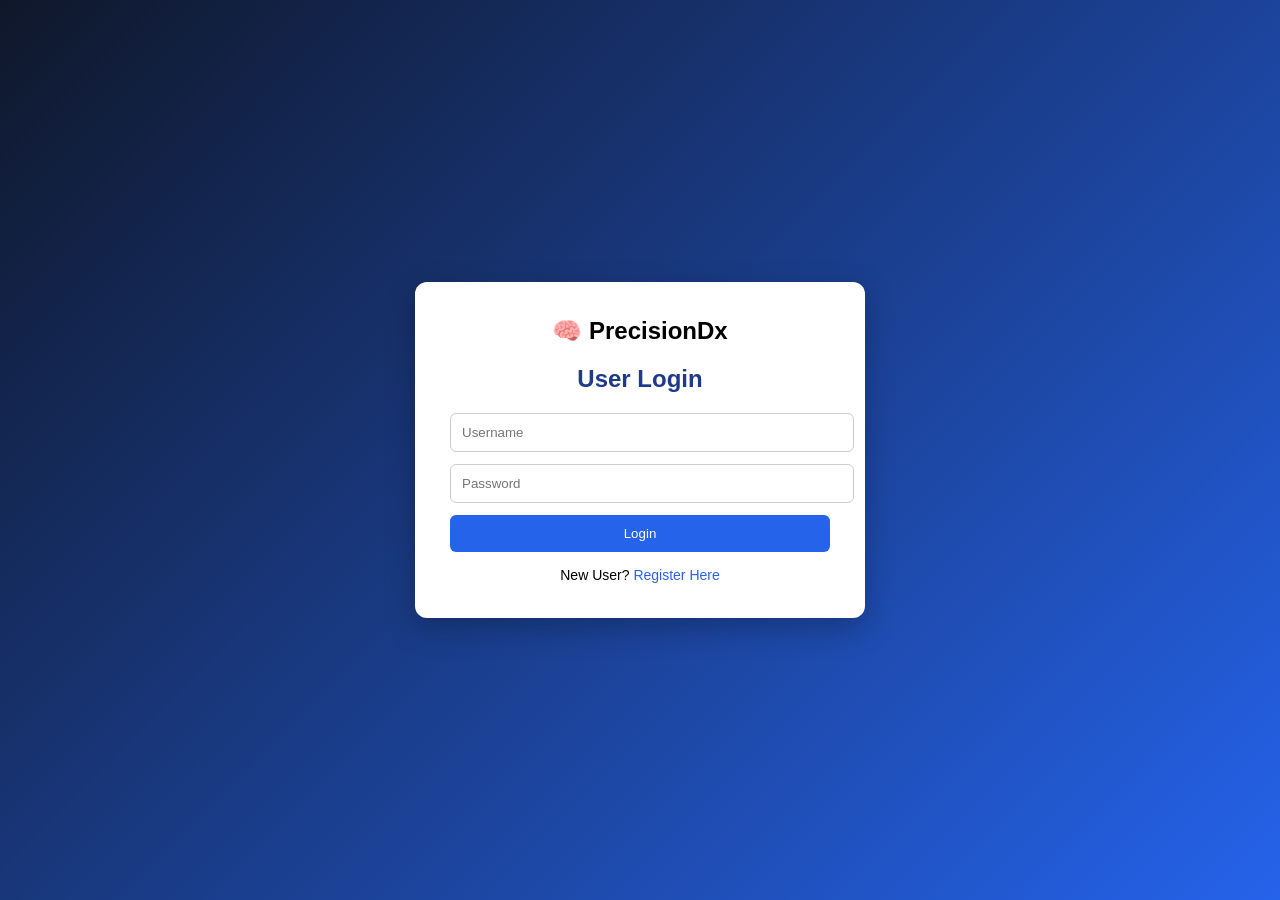
<file: frontend/index.html>
<!DOCTYPE html>
<html>
<head>
<meta charset="UTF-8">
<title>Login - PrecisionDx</title>

<style>
body{
    margin:0;
    font-family:'Segoe UI',sans-serif;
    background:linear-gradient(135deg,#0f172a,#2563eb);
    display:flex;
    justify-content:center;
    align-items:center;
    height:100vh;
}

.card{
    background:white;
    width:380px;
    padding:35px;
    border-radius:12px;
    box-shadow:0 10px 30px rgba(0,0,0,0.25);
    text-align:center;
}

.logo{
    font-size:24px;
    font-weight:bold;
    margin-bottom:15px;
}

h2{
    margin-bottom:20px;
    color:#1e3a8a;
}

input, select{
    width:100%;
    padding:11px;
    margin-bottom:12px;
    border-radius:6px;
    border:1px solid #ccc;
}

button{
    width:100%;
    padding:11px;
    background:#2563eb;
    color:white;
    border:none;
    border-radius:6px;
    cursor:pointer;
}

button:hover{
    background:#1e40af;
}

.error{
    color:red;
    font-size:13px;
    margin-bottom:10px;
}

.link{
    margin-top:15px;
    font-size:14px;
}
.link a{
    color:#2563eb;
    text-decoration:none;
}
</style>

</head>
<body>

<div class="card">

<div class="logo">🧠 PrecisionDx</div>
<h2>User Login</h2>

<div id="message"></div>

<form id="loginForm">

<input type="text" id="username" placeholder="Username" required>

<input type="password" id="password" placeholder="Password" required>

<button type="submit">Login</button>

</form>

<div class="link">
New User? <a href="register.html">Register Here</a>
</div>

</div>

<script>

const BACKEND_URL = "http://127.0.0.1:5000";

document.getElementById("loginForm").addEventListener("submit", async (e)=>{
    e.preventDefault();

    const username = document.getElementById("username").value.trim();
    const password = document.getElementById("password").value;
    const message = document.getElementById("message");

    message.innerHTML="";

    try{
        const res = await fetch(`${BACKEND_URL}/login`,{
            method:"POST",
            headers:{"Content-Type":"application/json"},
            body:JSON.stringify({username,password})
        });

        const data = await res.json();

        if(res.ok){
            localStorage.setItem("username",username);
            localStorage.setItem("role",data.role);

            if(data.role === "doctor"){
                window.location.href="doctor_dashboard.html";
            }else{
                window.location.href="reception_dashboard.html";
            }

        }else{
            message.innerHTML="<div class='error'>Invalid Credentials</div>";
        }

    }catch{
        message.innerHTML="<div class='error'>Backend not running</div>";
    }

});

</script>

</body>
</html>
</file>
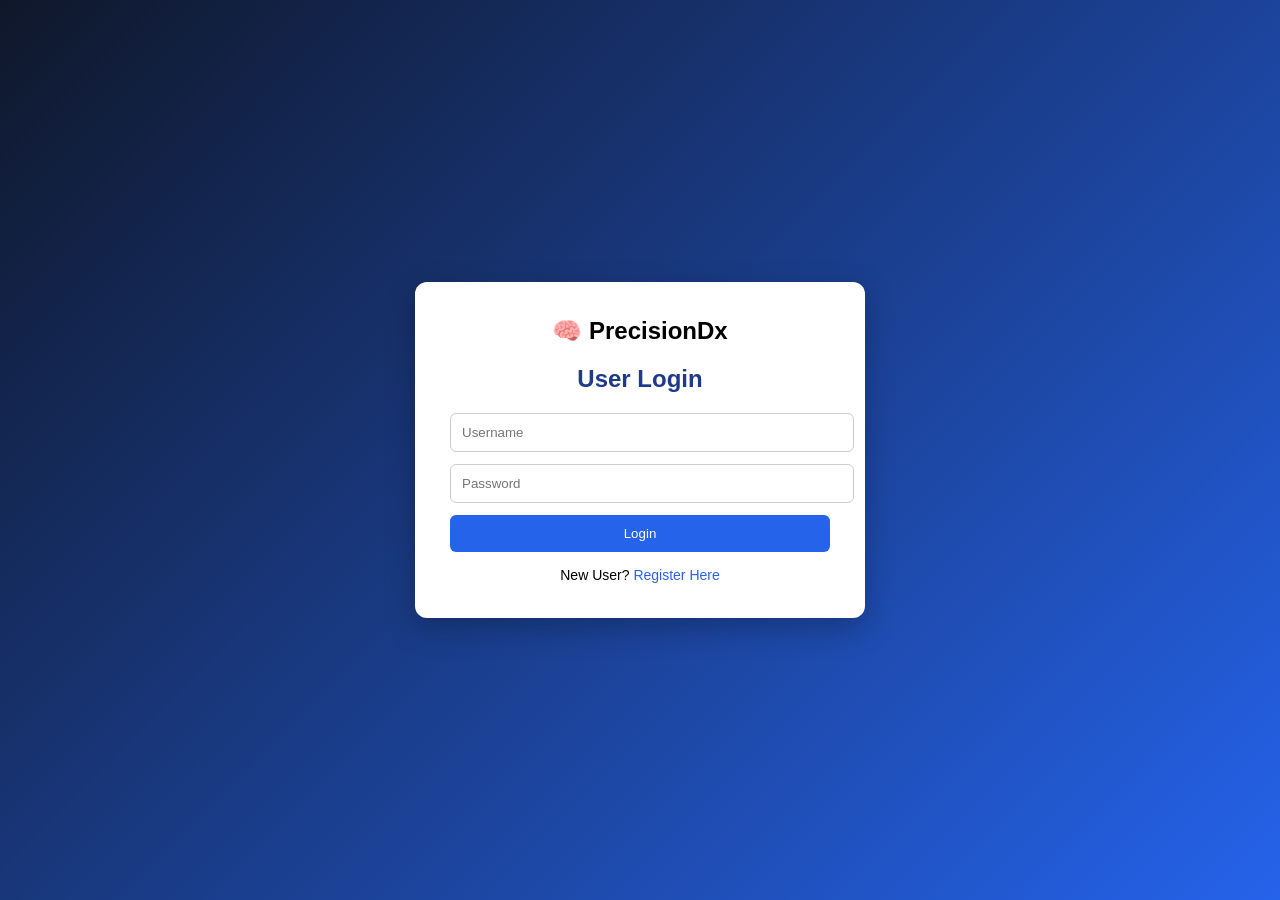
<file: frontend/doctor_dashboard.html>
<!DOCTYPE html>
<html>
<head>
<meta charset="UTF-8">
<title>Doctor Dashboard - PrecisionDx</title>

<style>
body{
    margin:0;
    font-family:'Segoe UI',sans-serif;
    background:#f1f5f9;
}
.badge {
    padding: 4px 10px;
    border-radius: 20px;
    font-size: 12px;
    font-weight: bold;
    color: white;
}

.badge-high {
    background-color: #dc2626; /* red */
}

.badge-medium {
    background-color: #f59e0b; /* yellow */
}

.badge-low {
    background-color: #16a34a; /* green */
}
/* NAVBAR */
.navbar{
    background:#0f172a;
    color:white;
    padding:15px 30px;
    display:flex;
    justify-content:space-between;
    align-items:center;
}

.navbar h1{
    margin:0;
    font-size:20px;
}

.navbar button{
    background:#ef4444;
    border:none;
    padding:8px 14px;
    color:white;
    border-radius:5px;
    cursor:pointer;
}

.navbar button:hover{
    background:#dc2626;
}

.container{
    padding:30px;
}

.card{
    background:white;
    padding:20px;
    border-radius:10px;
    box-shadow:0 4px 15px rgba(0,0,0,0.08);
    margin-bottom:25px;
}

input, select{
    width:100%;
    padding:10px;
    margin-bottom:10px;
    border-radius:6px;
    border:1px solid #ccc;
}

button.primary{
    background:#2563eb;
    color:white;
    border:none;
    padding:10px;
    border-radius:6px;
    cursor:pointer;
}

button.primary:hover{
    background:#1e40af;
}

table{
    width:100%;
    border-collapse:collapse;
    margin-top:15px;
}

th, td{
    padding:8px;
    text-align:center;
    border:1px solid #ddd;
}

th{
    background:#e2e8f0;
}

.high{ background:#fecaca; }
.medium{ background:#fef3c7; }

img{
    border-radius:4px;
}

#result{
    margin-top:10px;
    font-weight:bold;
}
</style>
</head>

<body>

<div class="navbar">
    <h1>🧠 PrecisionDx - Doctor Panel</h1>
    <div>
        <span id="doctorName"></span>
        <button onclick="logout()">Logout</button>
    </div>
</div>

<div class="container">

    <!-- MRI DETECTION -->
    <div class="card">
        <h3>Select Patient (OP Number) & Upload MRI</h3>

        <select id="patientSelect"></select>
        <input type="file" id="imageInput" accept="image/*">
        <button class="primary" onclick="detectTumor()">Detect Tumor</button>

        <div id="result"></div>
        <img id="previewImage" width="300" style="display:none; margin-top:10px;">
    </div>

    <!-- SEARCH -->
    <div class="card">
        <h3>Search Patient History</h3>
        <input type="text" id="searchInput" placeholder="Search by name..." onkeyup="filterTable()">
        <select id="filterSelect" onchange="applyFilter()">
        <option value="all">All Records</option>
        <option value="today">Today</option>
        <option value="week">Last 7 Days</option>
        </select>
    </div>
    <div class="card">
    <h3>Today Summary</h3>
    <div id="summaryBox" style="display:flex; gap:20px;"></div>
    </div>
    <!-- HISTORY -->
    <div class="card">
        <h3>Detection History (Priority Based)</h3>
        <table>
            <thead>
                <tr>
                    <th>Report ID</th>
                    <th>Name</th>
                    <th>Age</th>
                    <th>Tumor</th>
                    <th>Grade</th>
                    <th>Confidence</th>
                    <th>Risk</th>
                    <th>Date</th>
                    <th>Image</th>
                    <th>Report</th>
                </tr>
            </thead>
            <tbody id="historyTable"></tbody>
        </table>
    </div>

</div>
<div class="card">
    <h3>Model Performance</h3>
    <div id="metricsBox">
        Loading metrics...
    </div>
</div>
<script src="doctor_dashboard.js"></script>

<script>
/* ROLE CHECK */
if(localStorage.getItem("role") !== "doctor"){
    window.location.href="index.html";
}else{
    document.getElementById("doctorName").innerText =
        "Welcome Dr. " + localStorage.getItem("username");
}

function logout(){
    localStorage.clear();
    window.location.href="index.html";
}
</script>

</body>
</html>
</file>
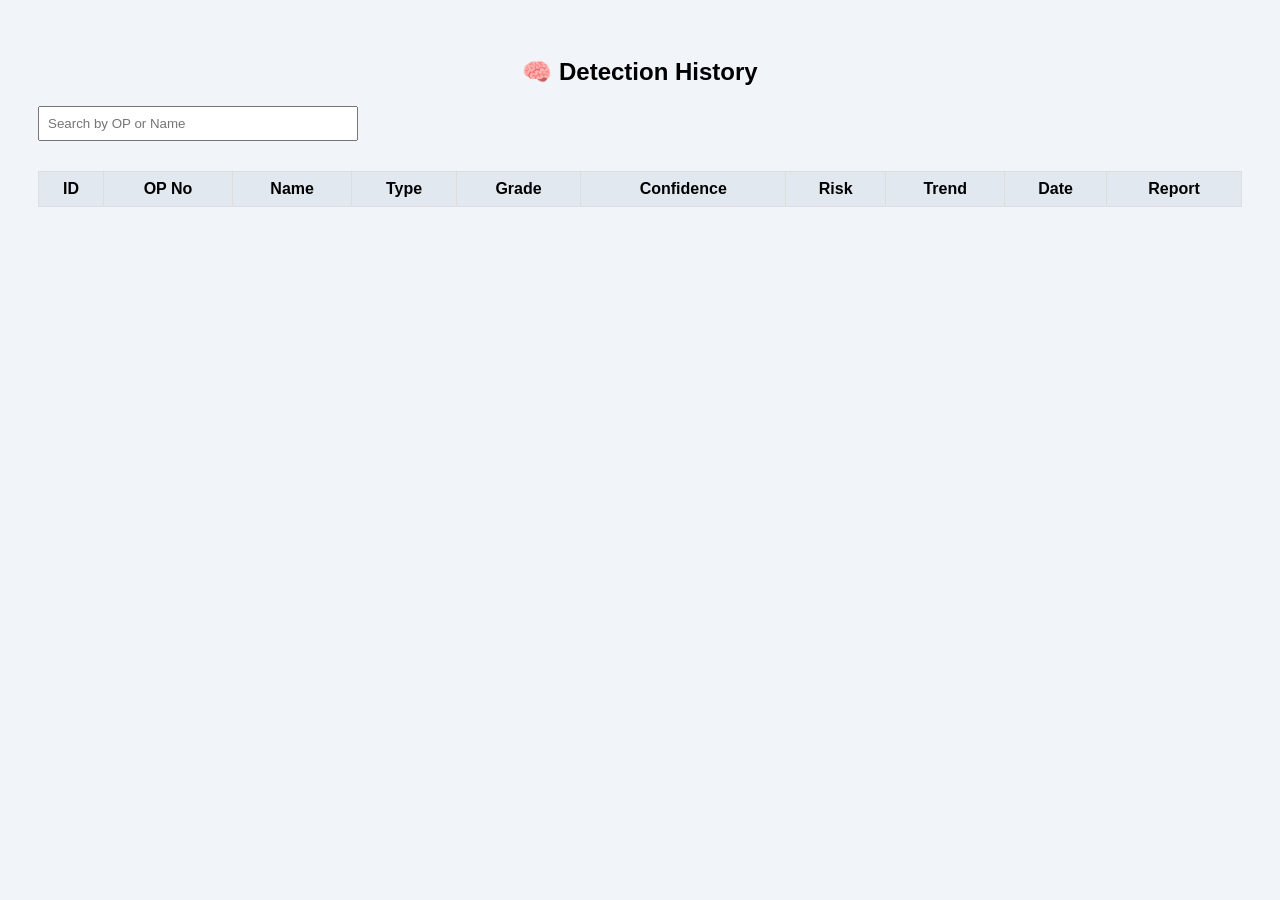
<file: frontend/history.html>
<!DOCTYPE html>
<html>
<head>
<meta charset="UTF-8">
<title>Detection History - PrecisionDx</title>

<style>
body{
    font-family:'Segoe UI', sans-serif;
    background:#f1f5f9;
    padding:30px;
}

h2{
    text-align:center;
}

table{
    width:100%;
    border-collapse:collapse;
    margin-top:20px;
    background:white;
}

th, td{
    padding:8px;
    border:1px solid #ddd;
    text-align:center;
}

th{
    background:#e2e8f0;
}

.high{ background:#fecaca; }
.medium{ background:#fef3c7; }

input{
    padding:8px;
    width:300px;
    margin-bottom:10px;
}
</style>
</head>

<body>

<h2>🧠 Detection History</h2>

<input type="text" id="searchInput" placeholder="Search by OP or Name" onkeyup="filterTable()">

<table>
    <thead>
        <tr>
            <th>ID</th>
            <th>OP No</th>
            <th>Name</th>
            <th>Type</th>
            <th>Grade</th>
            <th>Confidence</th>
            <th>Risk</th>
            <th>Trend</th>
            <th>Date</th>
            <th>Report</th>
        </tr>
    </thead>
    <tbody id="historyTable"></tbody>
</table>

<script>

const BACKEND_URL = "http://127.0.0.1:5000";

function loadHistory() {

    fetch(`${BACKEND_URL}/patient_trend_all`)
    .then(res => res.json())
    .then(data => {

        const table = document.getElementById("historyTable");
        table.innerHTML = "";

        data.forEach(r => {

            let rowClass = "";
            if (r.risk_level === "HIGH") rowClass = "class='high'";
            else if (r.risk_level === "MEDIUM") rowClass = "class='medium'";

            table.innerHTML += `
                <tr ${rowClass}>
                    <td>${r.report_id}</td>
                    <td>${r.op_number}</td>
                    <td>${r.patient_name}</td>
                    <td>${r.tumor_type}</td>
                    <td>${r.grade}</td>
                    <td>${r.confidence ? r.confidence.toFixed(2) : "-"}</td>
                    <td>${r.risk_level}</td>
                    <td>${r.trend}</td>
                    <td>${r.created_at}</td>
                    <td>
                        <button onclick="downloadReport(${r.report_id})">
                            PDF
                        </button>
                    </td>
                </tr>
            `;
        });
    });
}

function downloadReport(id){
    window.open(`${BACKEND_URL}/generate_report/${id}`, "_blank");
}

function filterTable(){
    const input = document.getElementById("searchInput").value.toLowerCase();
    const rows = document.querySelectorAll("#historyTable tr");

    rows.forEach(row => {
        const op = row.cells[1].innerText.toLowerCase();
        const name = row.cells[2].innerText.toLowerCase();
        row.style.display =
            op.includes(input) || name.includes(input) ? "" : "none";
    });
}

window.onload = loadHistory;

</script>

</body>
</html>
</file>
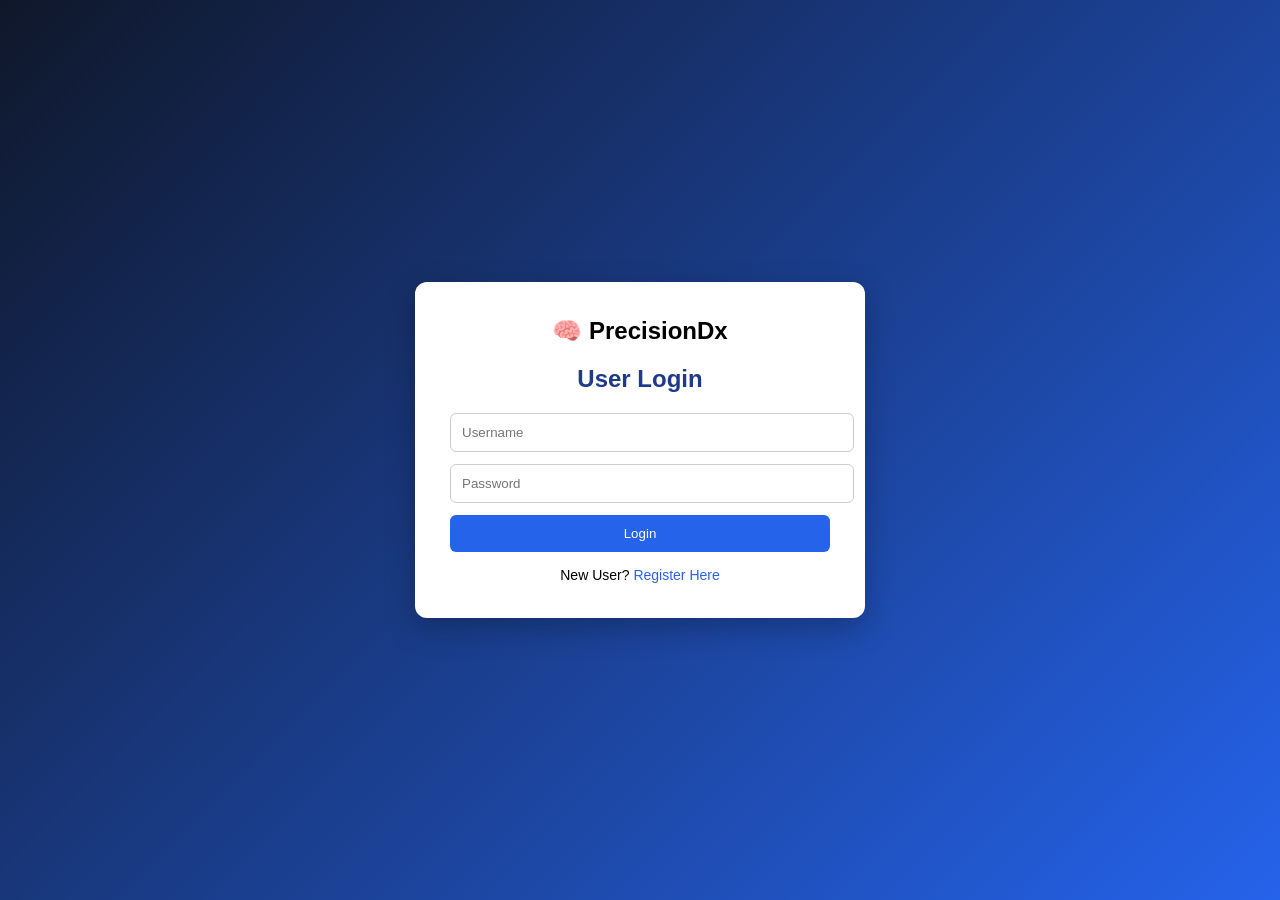
<file: frontend/reception_dashboard.html>
<!DOCTYPE html>
<html>
<head>
<meta charset="UTF-8">
<title>Reception Dashboard - PrecisionDx</title>

<style>
body{
    margin:0;
    font-family:'Segoe UI',sans-serif;
    background:#f1f5f9;
}

/* NAVBAR */
.navbar{
    background:#0f172a;
    color:white;
    padding:15px 30px;
    display:flex;
    justify-content:space-between;
    align-items:center;
}

.navbar h1{
    margin:0;
    font-size:20px;
}

.navbar button{
    background:#ef4444;
    border:none;
    padding:8px 14px;
    color:white;
    border-radius:5px;
    cursor:pointer;
}

.navbar button:hover{
    background:#dc2626;
}

.container{
    padding:30px;
}

.card{
    background:white;
    padding:20px;
    border-radius:10px;
    box-shadow:0 4px 15px rgba(0,0,0,0.08);
    margin-bottom:25px;
}

input, select{
    width:100%;
    padding:10px;
    margin-bottom:10px;
    border-radius:6px;
    border:1px solid #ccc;
}

button.primary{
    background:#2563eb;
    color:white;
    border:none;
    padding:10px;
    border-radius:6px;
    cursor:pointer;
}

button.primary:hover{
    background:#1e40af;
}

table{
    width:100%;
    border-collapse:collapse;
    margin-top:15px;
}

th, td{
    padding:8px;
    text-align:center;
    border:1px solid #ddd;
}

th{
    background:#e2e8f0;
}
</style>
</head>

<body>

<div class="navbar">
    <h1>🧠 PrecisionDx - Reception Panel</h1>
    <div>
        <span id="usernameDisplay"></span>
        <button onclick="logout()">Logout</button>
    </div>
</div>

<div class="container">

    <!-- ADD PATIENT -->
    <div class="card">
        <h3>Add New Patient</h3>

        <input type="text" id="newName" placeholder="Patient Name">
        <input type="number" id="newAge" placeholder="Age">

        <select id="newGender">
            <option value="">Select Gender</option>
            <option>Male</option>
            <option>Female</option>
        </select>

        <button class="primary" onclick="addPatient()">Add Patient</button>
    </div>

    <!-- SEARCH -->
    <div class="card">
        <h3>Search Patient by OP Number</h3>
        <input type="text" id="searchInput" placeholder="Enter OP number..." onkeyup="filterTable()">
    </div>

    <!-- PATIENT LIST -->
    <div class="card">
        <h3>Patient List</h3>

        <table>
            <thead>
                <tr>
                    <th>OP Number</th>
                    <th>Name</th>
                    <th>Age</th>
                    <th>Gender</th>
                </tr>
            </thead>
            <tbody id="patientTable"></tbody>
        </table>

    </div>

</div>

<script src="reception_dashboard.js"></script>

<script>
/* ROLE CHECK */
if(localStorage.getItem("role") !== "reception"){
    window.location.href="index.html";
}else{
    document.getElementById("usernameDisplay").innerText =
        "Welcome " + localStorage.getItem("username");
}

function logout(){
    localStorage.clear();
    window.location.href="index.html";
}
</script>

</body>
</html>
</file>
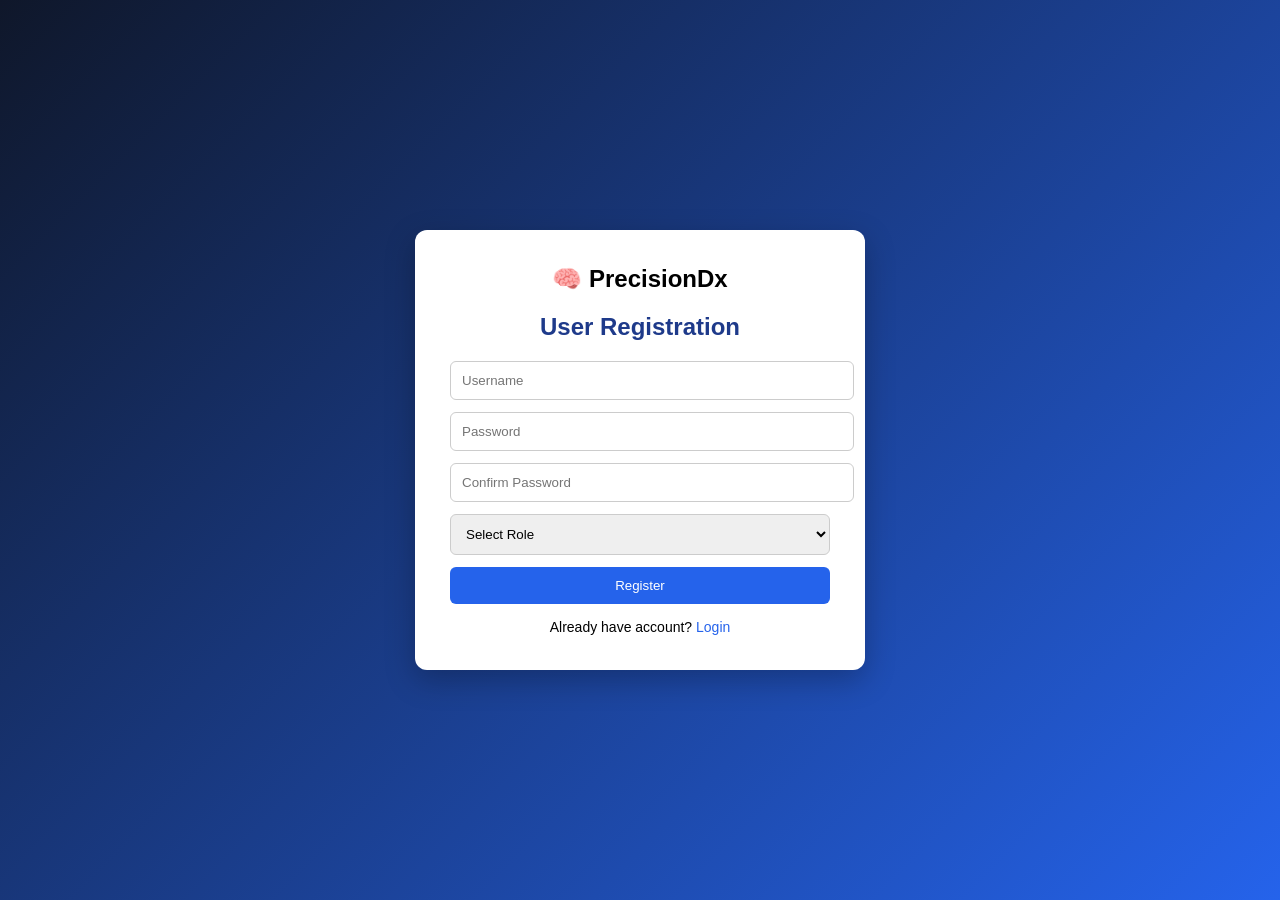
<file: frontend/register.html>
<!DOCTYPE html>
<html>
<head>
<meta charset="UTF-8">
<title>Register - PrecisionDx</title>

<style>
body{
    margin:0;
    font-family:'Segoe UI',sans-serif;
    background:linear-gradient(135deg,#0f172a,#2563eb);
    display:flex;
    justify-content:center;
    align-items:center;
    height:100vh;
}

.card{
    background:white;
    width:380px;
    padding:35px;
    border-radius:12px;
    box-shadow:0 10px 30px rgba(0,0,0,0.25);
    text-align:center;
}

.logo{
    font-size:24px;
    font-weight:bold;
    margin-bottom:15px;
}

h2{
    margin-bottom:20px;
    color:#1e3a8a;
}

input, select{
    width:100%;
    padding:11px;
    margin-bottom:12px;
    border-radius:6px;
    border:1px solid #ccc;
}

button{
    width:100%;
    padding:11px;
    background:#2563eb;
    color:white;
    border:none;
    border-radius:6px;
    cursor:pointer;
}

button:hover{
    background:#1e40af;
}

.error{
    color:red;
    font-size:13px;
    margin-bottom:10px;
}

.success{
    color:green;
    font-size:13px;
    margin-bottom:10px;
}

.link{
    margin-top:15px;
    font-size:14px;
}
.link a{
    color:#2563eb;
    text-decoration:none;
}
</style>

</head>
<body>

<div class="card">

<div class="logo">🧠 PrecisionDx</div>
<h2>User Registration</h2>

<div id="message"></div>

<form id="registerForm">

<input type="text" id="username" placeholder="Username" required>

<input type="password" id="password" placeholder="Password" required>

<input type="password" id="confirmPassword" placeholder="Confirm Password" required>

<select id="role" required>
    <option value="">Select Role</option>
    <option value="doctor">Doctor</option>
    <option value="reception">Reception</option>
</select>

<button type="submit">Register</button>

</form>

<div class="link">
Already have account? <a href="index.html">Login</a>
</div>

</div>

<script>

const BACKEND_URL = "http://127.0.0.1:5000";

document.getElementById("registerForm").addEventListener("submit", async (e)=>{
    e.preventDefault();

    const username = document.getElementById("username").value.trim();
    const password = document.getElementById("password").value;
    const confirmPassword = document.getElementById("confirmPassword").value;
    const role = document.getElementById("role").value;
    const message = document.getElementById("message");

    message.innerHTML="";

    if(password !== confirmPassword){
        message.innerHTML="<div class='error'>Passwords do not match</div>";
        return;
    }

    if(password.length < 6){
        message.innerHTML="<div class='error'>Password must be at least 6 characters</div>";
        return;
    }

    try{
        const res = await fetch(`${BACKEND_URL}/register`,{
            method:"POST",
            headers:{"Content-Type":"application/json"},
            body:JSON.stringify({username,password,role})
        });

        const data = await res.json();

        if(res.ok){
            message.innerHTML="<div class='success'>Registered Successfully! Redirecting...</div>";
            setTimeout(()=>{
                window.location.href="index.html";
            },1500);
        }else{
            message.innerHTML=`<div class='error'>${data.error}</div>`;
        }

    }catch{
        message.innerHTML="<div class='error'>Backend not running</div>";
    }

});
</script>

</body>
</html>
</file>
